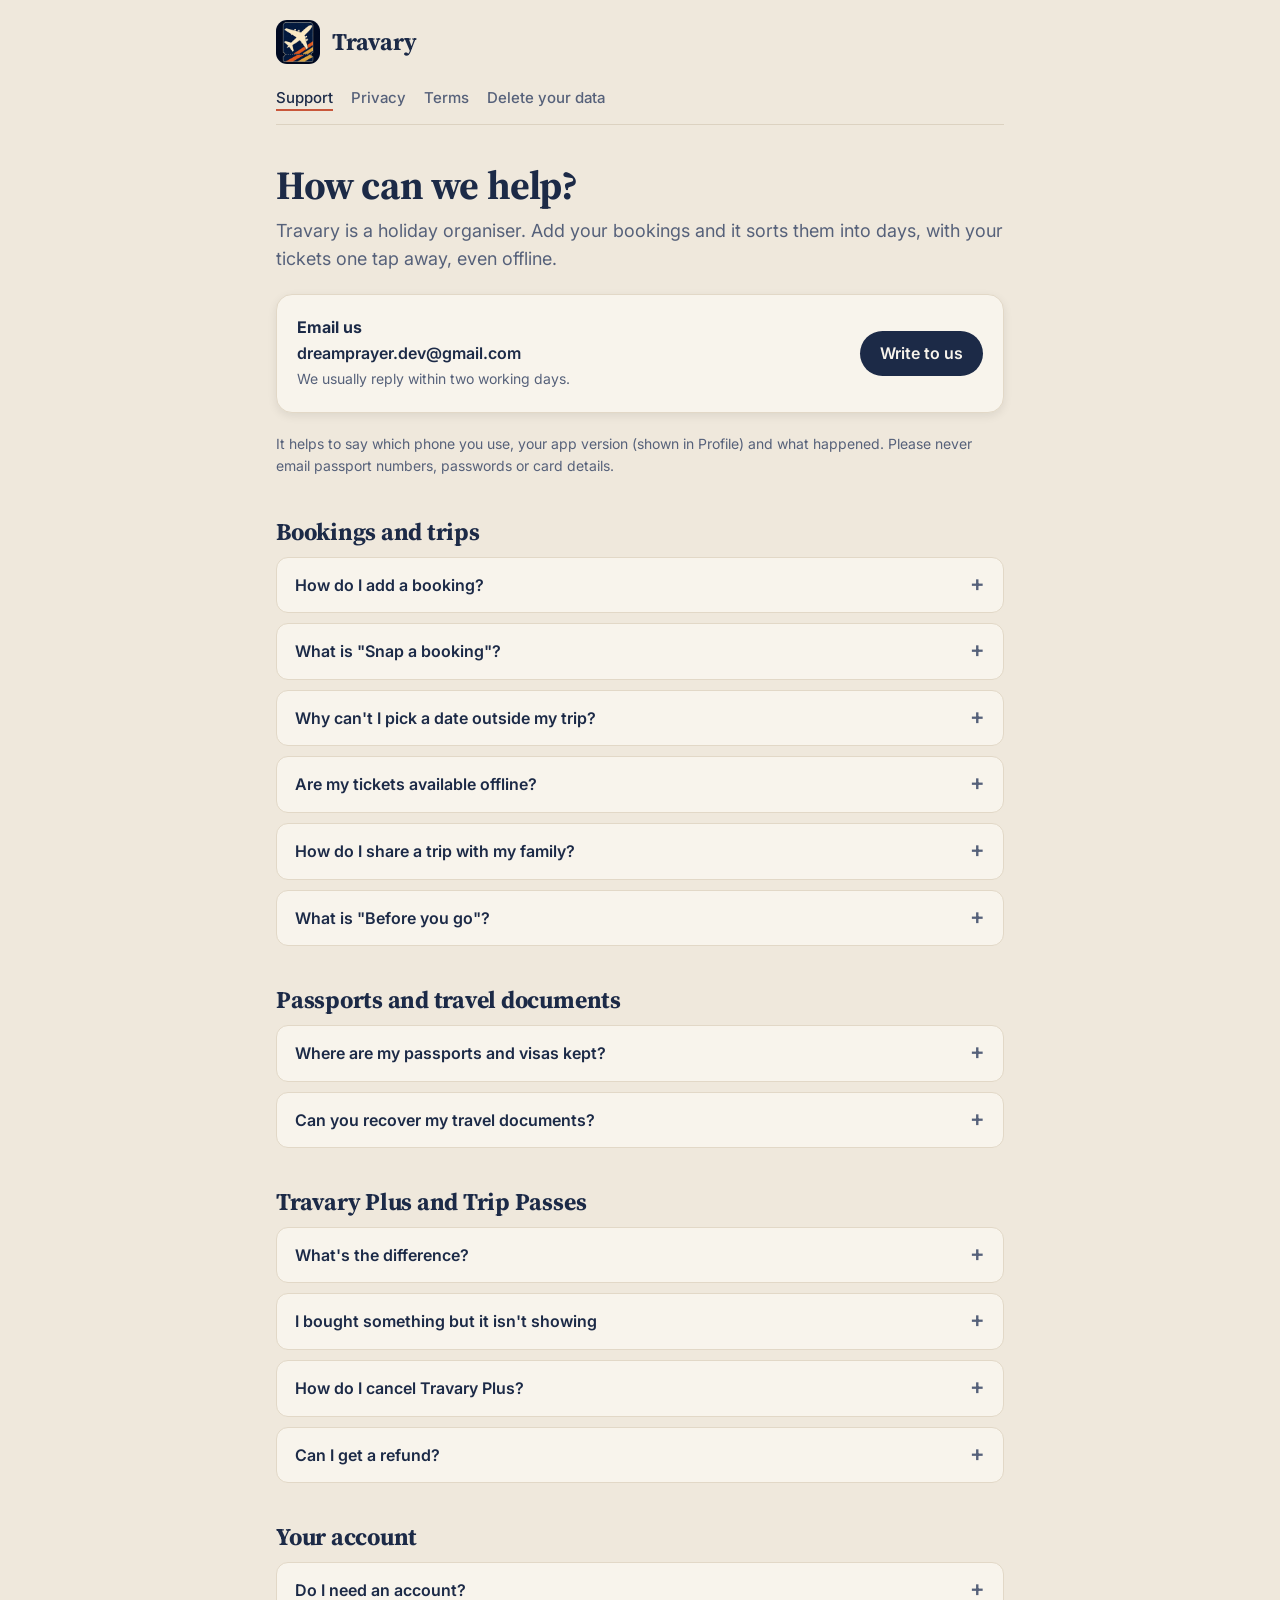
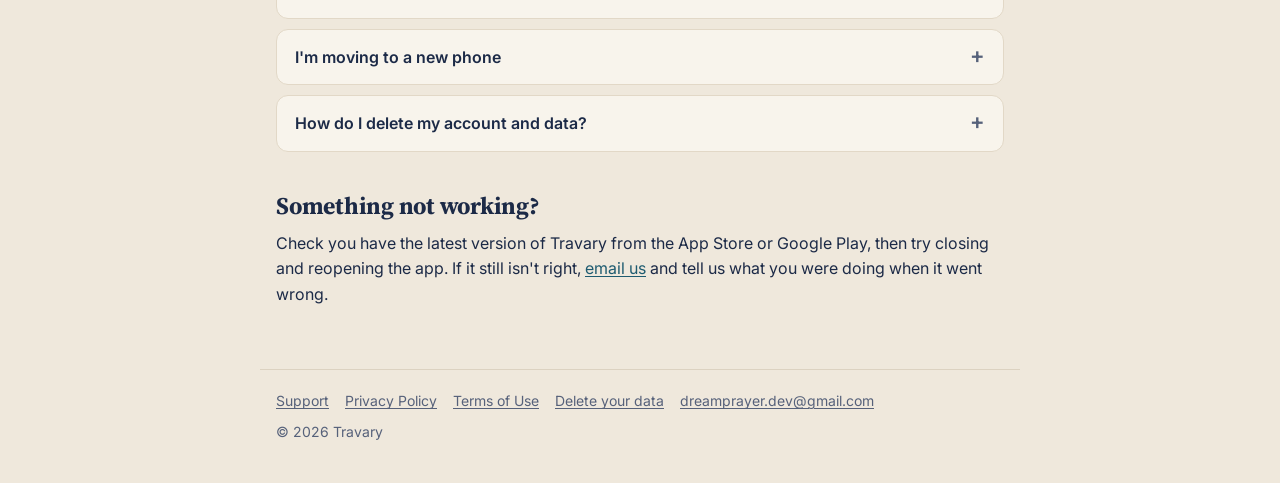
<file: index.html>
<!doctype html>
<html lang="en">
<head>
  <meta charset="utf-8">
  <meta name="viewport" content="width=device-width, initial-scale=1">
  <title>Travary Support</title>
  <meta name="description" content="Help with Travary, the holiday organiser: bookings, tickets, family sharing, Travary Plus and Trip Passes, and how to reach us.">
  <link rel="icon" type="image/png" href="assets/favicon.png">
  <link rel="apple-touch-icon" href="assets/icon-256.png">
  <link rel="preconnect" href="https://fonts.googleapis.com">
  <link rel="preconnect" href="https://fonts.gstatic.com" crossorigin>
  <link href="https://fonts.googleapis.com/css2?family=Inter:wght@400;500;600&family=Source+Serif+4:opsz,wght@8..60,600;8..60,700&display=swap" rel="stylesheet">
  <link rel="stylesheet" href="assets/style.css">
</head>
<body>
  <header class="site-header wrap">
    <a class="brand" href="./"><img src="assets/icon-256.png" alt=""><span>Travary</span></a>
    <nav class="site-nav" aria-label="Site">
      <a href="./" aria-current="page">Support</a>
      <a href="privacy.html">Privacy</a>
      <a href="terms.html">Terms</a>
      <a href="delete-account.html">Delete your data</a>
    </nav>
  </header>

  <main class="wrap">
    <h1>How can we help?</h1>
    <p class="lede">Travary is a holiday organiser. Add your bookings and it sorts them into days, with your tickets one tap away, even offline.</p>

    <section class="panel contact" aria-label="Contact">
      <div>
        <strong>Email us</strong><br>
        <span class="email">dreamprayer.dev@gmail.com</span><br>
        <span class="meta">We usually reply within two working days.</span>
      </div>
      <a class="button" href="mailto:dreamprayer.dev@gmail.com?subject=Travary%20support">Write to us</a>
    </section>
    <p class="meta">It helps to say which phone you use, your app version (shown in Profile) and what happened. Please never email passport numbers, passwords or card details.</p>

    <h2>Bookings and trips</h2>

    <details>
      <summary>How do I add a booking?</summary>
      <p>Tap <strong>+</strong> and choose what it is: a flight, a stay, tickets, a table and so on. Only a name and a date are needed; everything else is optional. Inside a trip, <strong>Add a booking</strong> does the same.</p>
      <p>Travary puts each booking into the right trip by its dates. You never have to create a trip first.</p>
    </details>

    <details>
      <summary>What is "Snap a booking"?</summary>
      <p>Smart Import reads a screenshot, photo or PDF of a confirmation and fills in the booking for you. You always check the details before anything is saved, and the file is kept as your ticket. Everyone gets 3 free Smart Imports; after that it's part of Travary Plus or a Trip Pass.</p>
    </details>

    <details>
      <summary>Why can't I pick a date outside my trip?</summary>
      <p>When a trip has dates, bookings added from it stay on those days, plus two travel days either side for early flights out and late flights home. If the booking belongs to another holiday, tap the trip name at the top of the form and choose <strong>Choose automatically</strong>. If your plans have changed, update the trip's dates in <strong>Trip details</strong> first.</p>
    </details>

    <details>
      <summary>Are my tickets available offline?</summary>
      <p>Yes. Tickets you attach are saved on your phone and open without a connection. On trips you share with family, or with Travary Plus or a Trip Pass, they're also backed up so everyone on the trip has them.</p>
    </details>

    <details>
      <summary>How do I share a trip with my family?</summary>
      <p>Open the trip and tap <strong>Invite the family</strong> under "Who's coming". You'll get a six-character code to send. They open Travary, tap <strong>Trips</strong>, then <strong>New trip</strong> and <strong>Join a trip</strong>, and enter the code. Up to 6 people can share a trip. Inviting needs Travary Plus or a Trip Pass on that trip; everyone you invite gets its features on that trip too.</p>
    </details>

    <details>
      <summary>What is "Before you go"?</summary>
      <p>A checklist on each trip for things that aren't bookings: the visa, travel insurance, the dog sitter. Give an item a "by" date if you like. Everyone on the trip sees the same list and can tick things off.</p>
    </details>

    <h2>Passports and travel documents</h2>

    <details>
      <summary>Where are my passports and visas kept?</summary>
      <p>Only on your phone, behind Face ID, your fingerprint or your passcode. They're never uploaded to our servers, never shared with your trip's family and never sent to Smart Import. You can send a copy yourself from a document's page.</p>
    </details>

    <details>
      <summary>Can you recover my travel documents?</summary>
      <p>No. Because they never leave your phone, we can't see or restore them. If you change or lose your phone, add them again on the new one.</p>
    </details>

    <h2>Travary Plus and Trip Passes</h2>

    <details>
      <summary>What's the difference?</summary>
      <p><strong>Travary Plus</strong> is a yearly subscription that unlocks Smart Import, family sharing and ticket backup on all your trips, for everyone on them.</p>
      <p>A <strong>Trip Pass</strong> is a one-off purchase that unlocks the same for one trip of up to 30 days, until a week after it ends. If you add more days to that holiday later (say, the flight home), the pass grows with it, up to 30 days.</p>
      <p>Your own bookings, tickets and travel documents are always free and never locked, whatever your plan. There's no free trial and nothing renews without you choosing Plus.</p>
    </details>

    <details>
      <summary>I bought something but it isn't showing</summary>
      <p>Go to <strong>Profile</strong>, then <strong>Restore purchases</strong> under Travary Plus. Make sure you're signed in to the same App Store or Google Play account you bought with. Still missing? Email us with the date of purchase.</p>
    </details>

    <details>
      <summary>How do I cancel Travary Plus?</summary>
      <p>Subscriptions are managed by the store you bought from:</p>
      <ul>
        <li><strong>iPhone:</strong> Settings, your name, then Subscriptions, or <a href="https://apps.apple.com/account/subscriptions">apps.apple.com/account/subscriptions</a>.</li>
        <li><strong>Android:</strong> Google Play, your profile, Payments and subscriptions, or <a href="https://play.google.com/store/account/subscriptions">play.google.com/store/account/subscriptions</a>.</li>
      </ul>
      <p>Plus stays on until the end of the year you've paid for. Deleting the app doesn't cancel a subscription.</p>
    </details>

    <details>
      <summary>Can I get a refund?</summary>
      <p>Refunds are handled by Apple or Google, not by us. On iPhone, request one at <a href="https://reportaproblem.apple.com">reportaproblem.apple.com</a>. On Android, see <a href="https://support.google.com/googleplay/answer/2479637">Google Play's refund help</a>.</p>
    </details>

    <h2>Your account</h2>

    <details>
      <summary>Do I need an account?</summary>
      <p>No. Travary starts as a guest straight away. Signing in with Apple or Google (Profile) keeps your trips safe if you change phones, and is the only way to bring them to a new phone.</p>
    </details>

    <details>
      <summary>I'm moving to a new phone</summary>
      <p>On your old phone, open <strong>Profile</strong> and choose <strong>Continue with Apple</strong> or <strong>Continue with Google</strong>. On the new phone, sign in the same way and your trips and bookings come with you. Tickets on shared or Plus trips are backed up; travel documents stay on the old phone, so add them again.</p>
    </details>

    <details>
      <summary>How do I delete my account and data?</summary>
      <p>See <a href="delete-account.html">Delete your data</a> for the steps, in the app or by email.</p>
    </details>

    <h2>Something not working?</h2>
    <p>Check you have the latest version of Travary from the App Store or Google Play, then try closing and reopening the app. If it still isn't right, <a href="mailto:dreamprayer.dev@gmail.com?subject=Travary%20problem">email us</a> and tell us what you were doing when it went wrong.</p>
  </main>

  <footer class="wrap">
    <div class="links">
      <a href="./">Support</a>
      <a href="privacy.html">Privacy Policy</a>
      <a href="terms.html">Terms of Use</a>
      <a href="delete-account.html">Delete your data</a>
      <a href="mailto:dreamprayer.dev@gmail.com">dreamprayer.dev@gmail.com</a>
    </div>
    <div>© 2026 Travary</div>
  </footer>
</body>
</html>
</file>
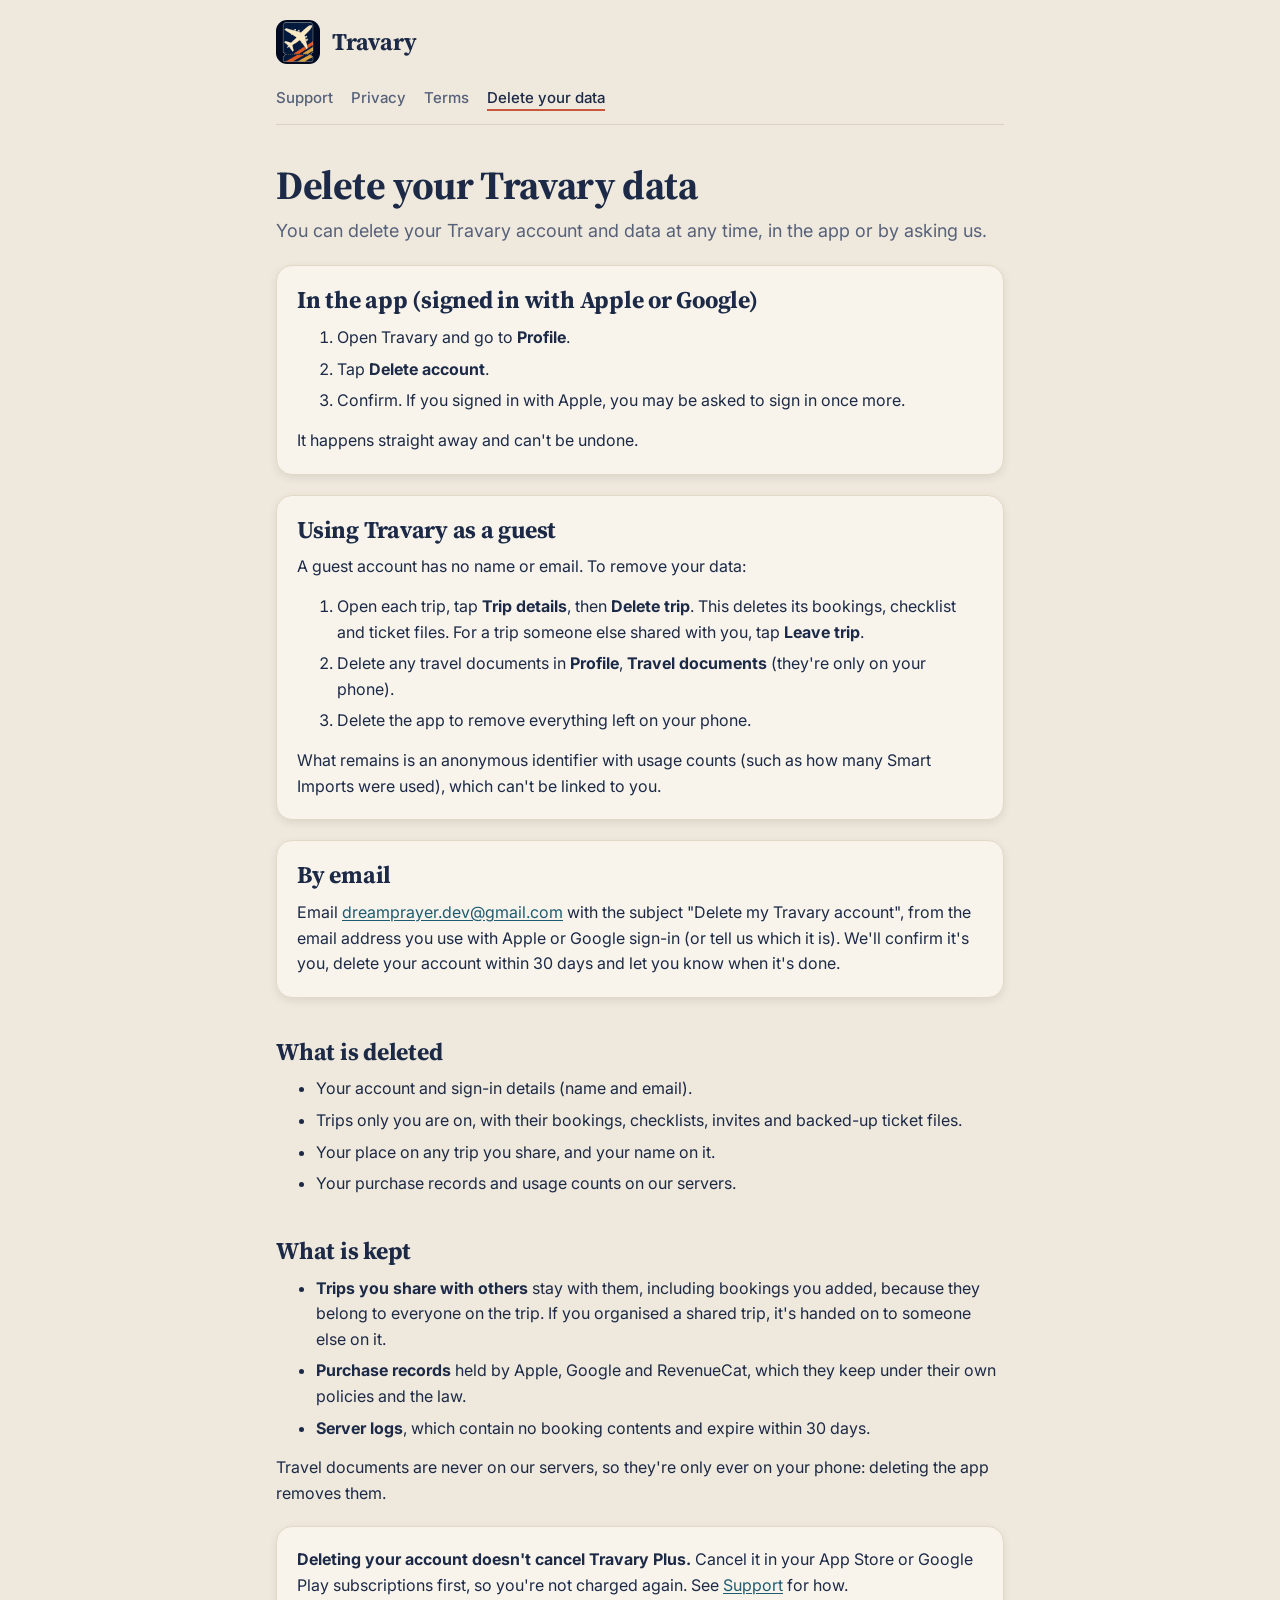
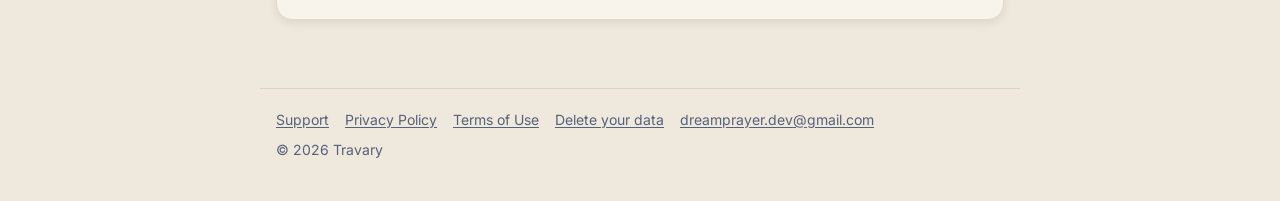
<file: delete-account.html>
<!doctype html>
<html lang="en">
<head>
  <meta charset="utf-8">
  <meta name="viewport" content="width=device-width, initial-scale=1">
  <title>Delete Your Travary Data</title>
  <meta name="description" content="How to delete your Travary account and data, in the app or by email, and what is deleted.">
  <link rel="icon" type="image/png" href="assets/favicon.png">
  <link rel="apple-touch-icon" href="assets/icon-256.png">
  <link rel="preconnect" href="https://fonts.googleapis.com">
  <link rel="preconnect" href="https://fonts.gstatic.com" crossorigin>
  <link href="https://fonts.googleapis.com/css2?family=Inter:wght@400;500;600&family=Source+Serif+4:opsz,wght@8..60,600;8..60,700&display=swap" rel="stylesheet">
  <link rel="stylesheet" href="assets/style.css">
</head>
<body>
  <header class="site-header wrap">
    <a class="brand" href="./"><img src="assets/icon-256.png" alt=""><span>Travary</span></a>
    <nav class="site-nav" aria-label="Site">
      <a href="./">Support</a>
      <a href="privacy.html">Privacy</a>
      <a href="terms.html">Terms</a>
      <a href="delete-account.html" aria-current="page">Delete your data</a>
    </nav>
  </header>

  <main class="wrap">
    <h1>Delete your Travary data</h1>
    <p class="lede">You can delete your Travary account and data at any time, in the app or by asking us.</p>

    <section class="panel">
      <h2>In the app (signed in with Apple or Google)</h2>
      <ol>
        <li>Open Travary and go to <strong>Profile</strong>.</li>
        <li>Tap <strong>Delete account</strong>.</li>
        <li>Confirm. If you signed in with Apple, you may be asked to sign in once more.</li>
      </ol>
      <p>It happens straight away and can't be undone.</p>
    </section>

    <section class="panel">
      <h2>Using Travary as a guest</h2>
      <p>A guest account has no name or email. To remove your data:</p>
      <ol>
        <li>Open each trip, tap <strong>Trip details</strong>, then <strong>Delete trip</strong>. This deletes its bookings, checklist and ticket files. For a trip someone else shared with you, tap <strong>Leave trip</strong>.</li>
        <li>Delete any travel documents in <strong>Profile</strong>, <strong>Travel documents</strong> (they're only on your phone).</li>
        <li>Delete the app to remove everything left on your phone.</li>
      </ol>
      <p>What remains is an anonymous identifier with usage counts (such as how many Smart Imports were used), which can't be linked to you.</p>
    </section>

    <section class="panel">
      <h2>By email</h2>
      <p>Email <a href="mailto:dreamprayer.dev@gmail.com?subject=Delete%20my%20Travary%20account">dreamprayer.dev@gmail.com</a> with the subject "Delete my Travary account", from the email address you use with Apple or Google sign-in (or tell us which it is). We'll confirm it's you, delete your account within 30 days and let you know when it's done.</p>
    </section>

    <h2>What is deleted</h2>
    <ul>
      <li>Your account and sign-in details (name and email).</li>
      <li>Trips only you are on, with their bookings, checklists, invites and backed-up ticket files.</li>
      <li>Your place on any trip you share, and your name on it.</li>
      <li>Your purchase records and usage counts on our servers.</li>
    </ul>

    <h2>What is kept</h2>
    <ul>
      <li><strong>Trips you share with others</strong> stay with them, including bookings you added, because they belong to everyone on the trip. If you organised a shared trip, it's handed on to someone else on it.</li>
      <li><strong>Purchase records</strong> held by Apple, Google and RevenueCat, which they keep under their own policies and the law.</li>
      <li><strong>Server logs</strong>, which contain no booking contents and expire within 30 days.</li>
    </ul>
    <p>Travel documents are never on our servers, so they're only ever on your phone: deleting the app removes them.</p>

    <section class="panel">
      <p><strong>Deleting your account doesn't cancel Travary Plus.</strong> Cancel it in your App Store or Google Play subscriptions first, so you're not charged again. See <a href="./">Support</a> for how.</p>
    </section>
  </main>

  <footer class="wrap">
    <div class="links">
      <a href="./">Support</a>
      <a href="privacy.html">Privacy Policy</a>
      <a href="terms.html">Terms of Use</a>
      <a href="delete-account.html">Delete your data</a>
      <a href="mailto:dreamprayer.dev@gmail.com">dreamprayer.dev@gmail.com</a>
    </div>
    <div>© 2026 Travary</div>
  </footer>
</body>
</html>
</file>
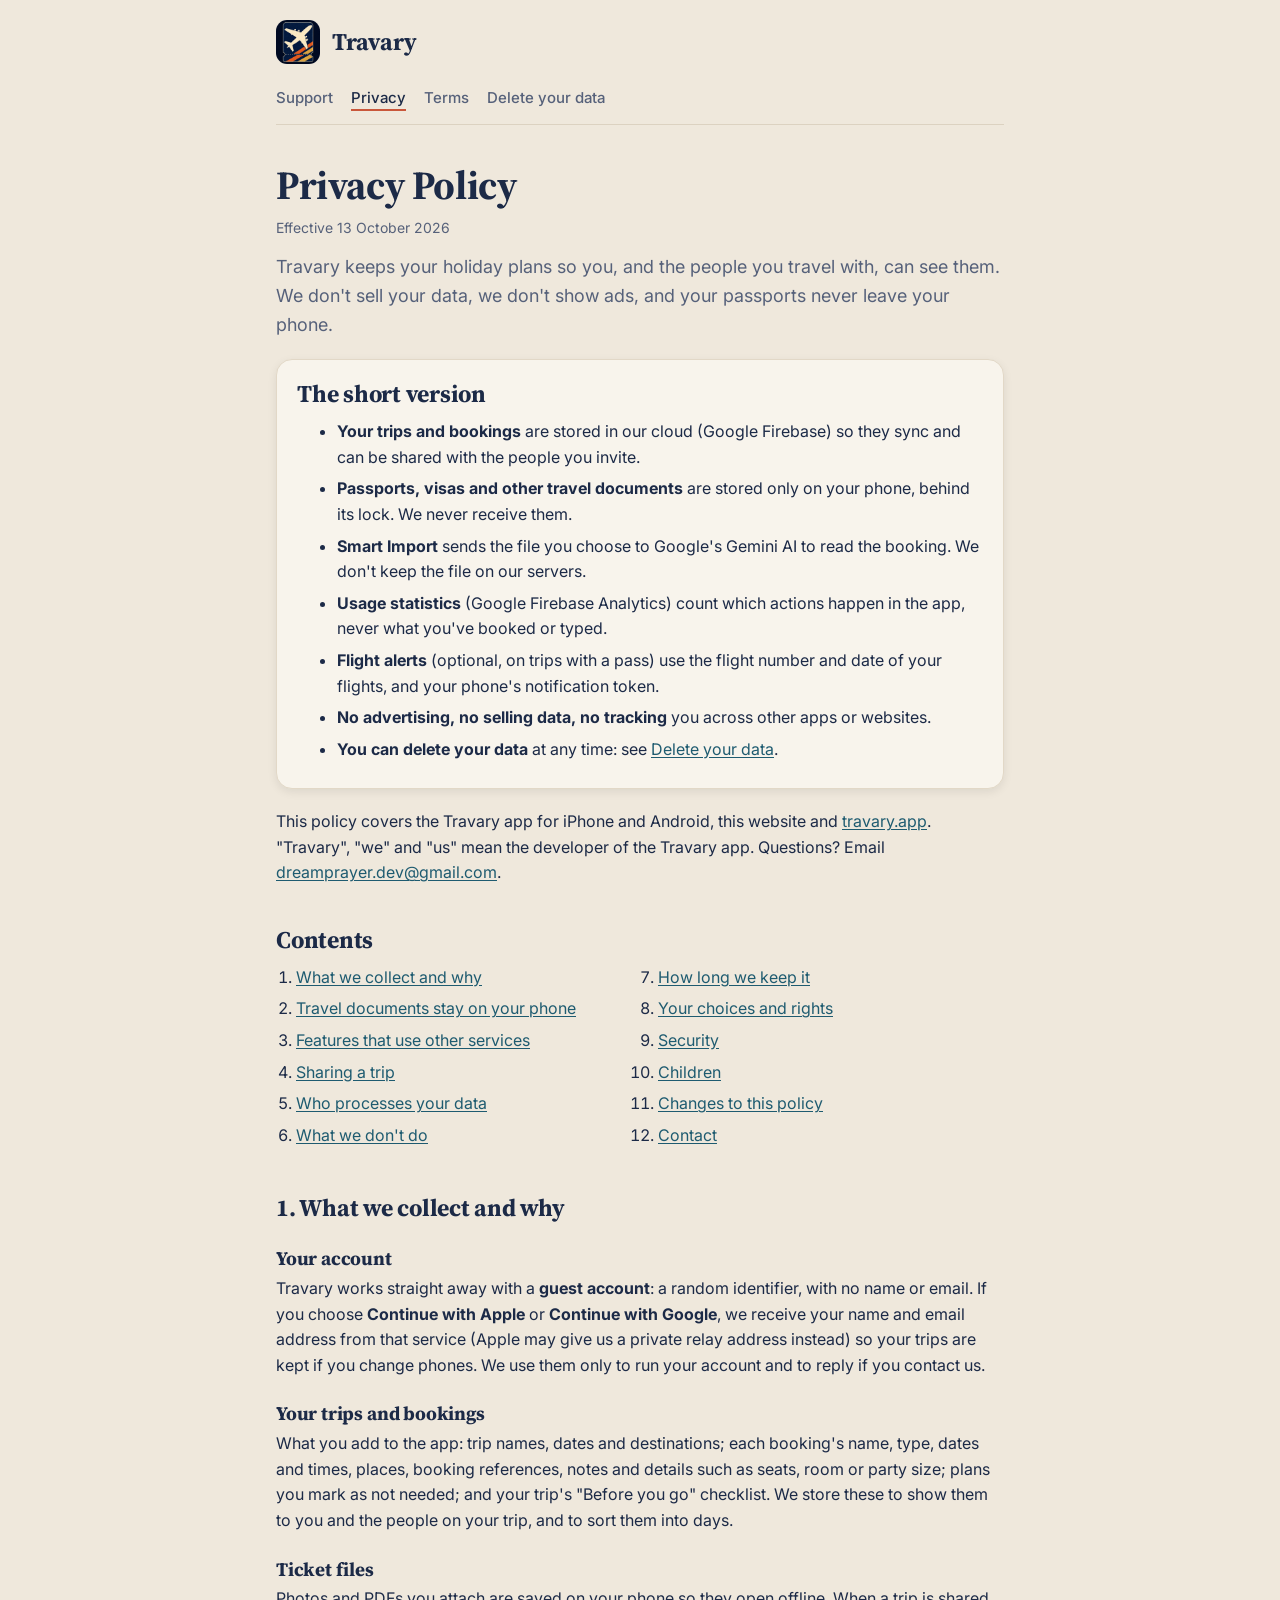
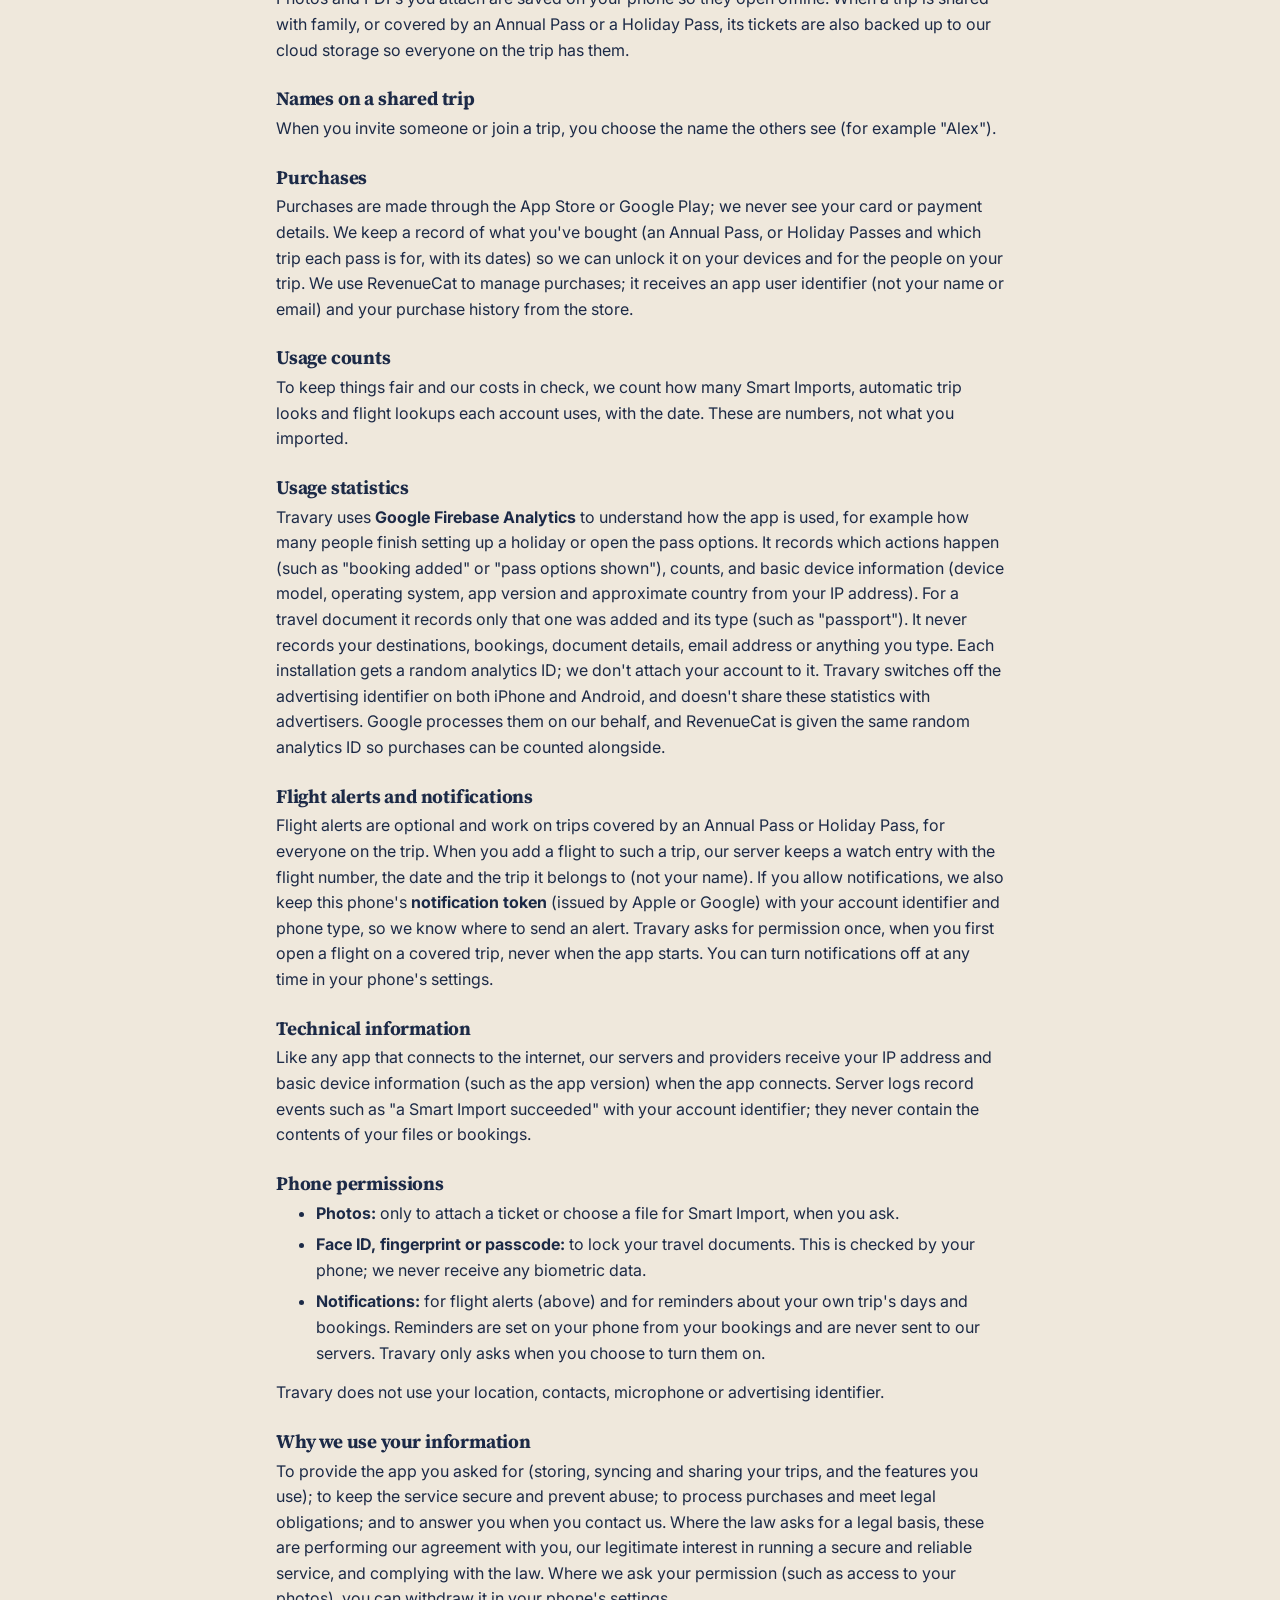
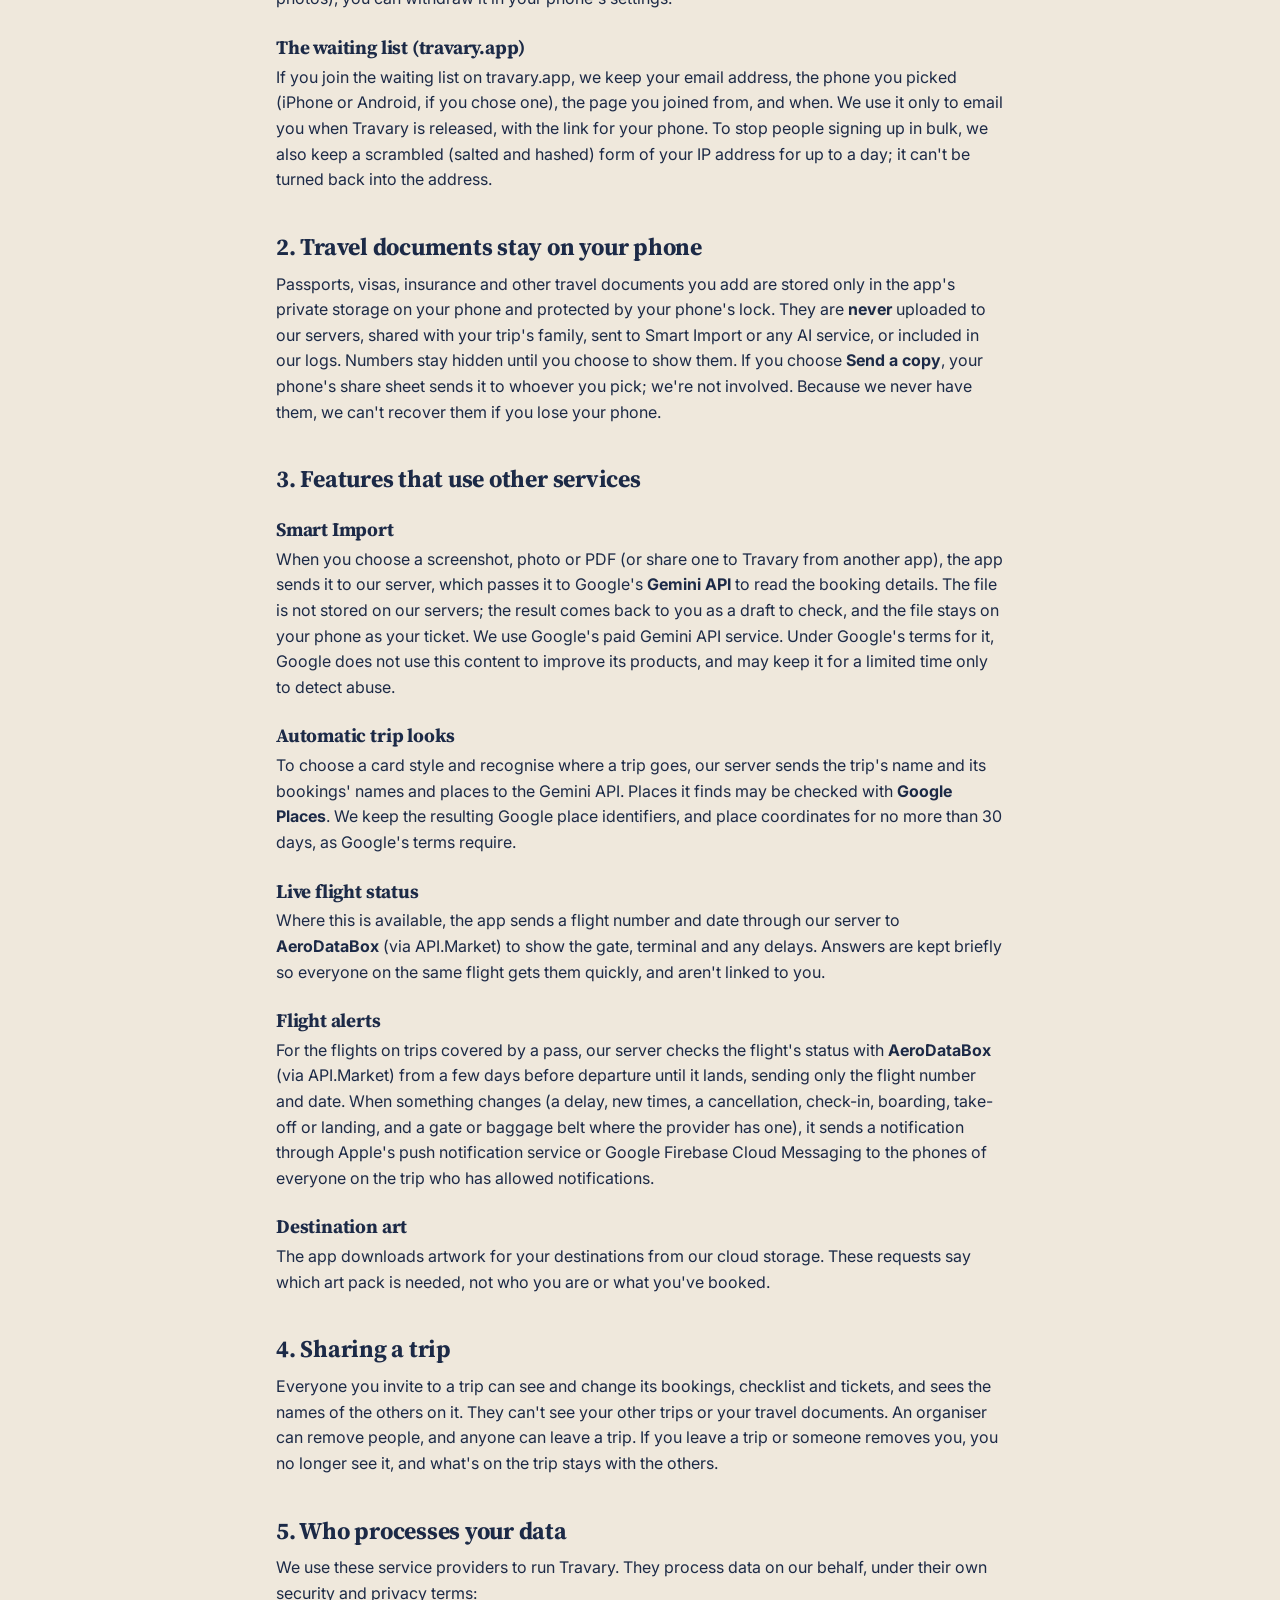
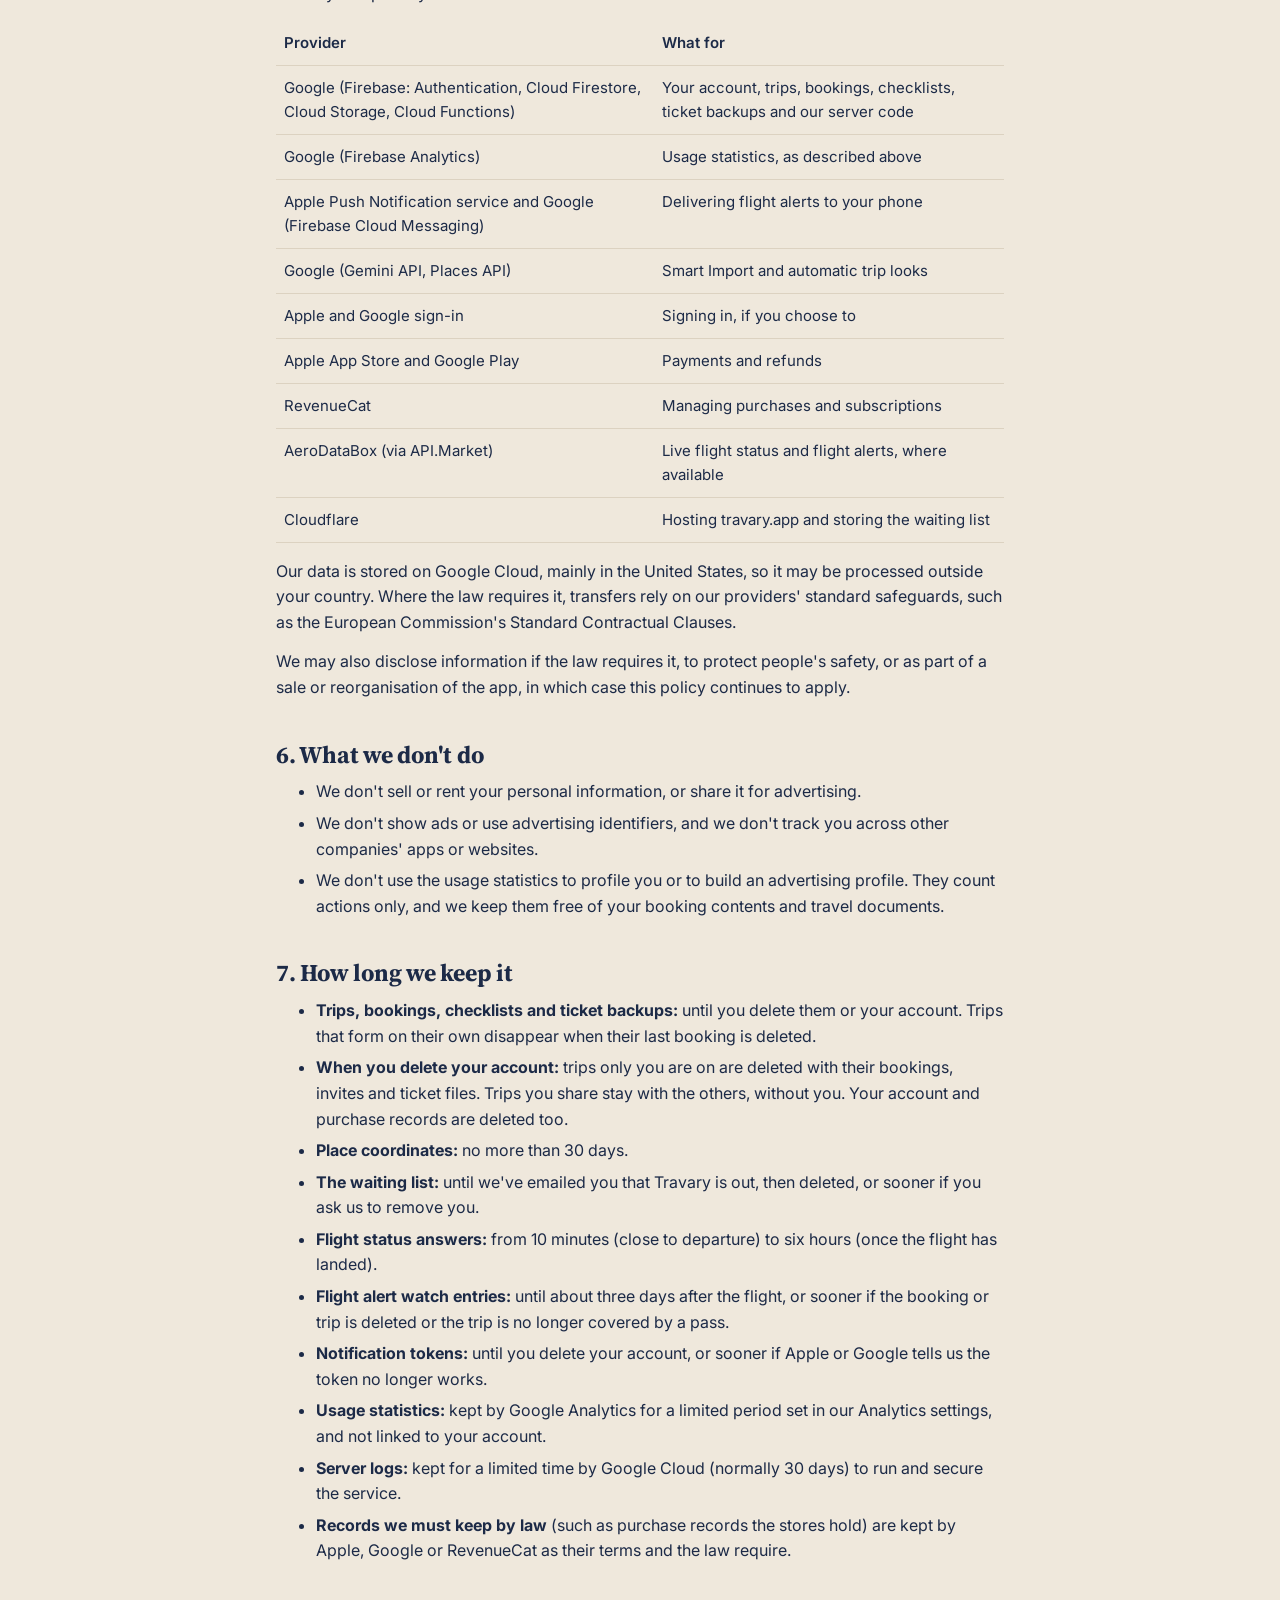
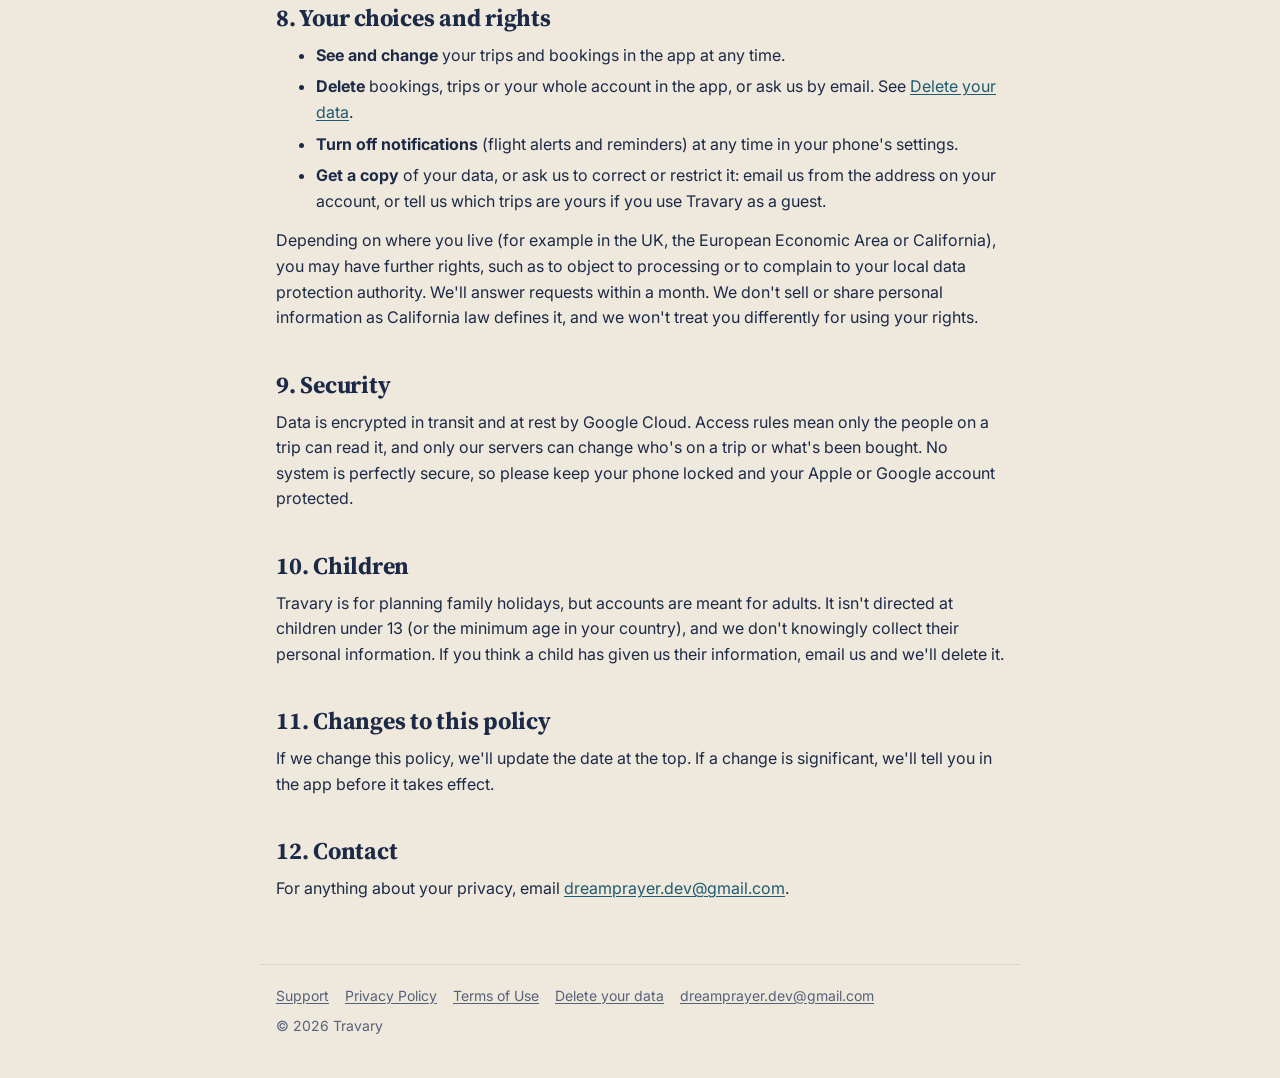
<file: privacy.html>
<!doctype html>
<html lang="en">
<head>
  <meta charset="utf-8">
  <meta name="viewport" content="width=device-width, initial-scale=1">
  <title>Travary Privacy Policy</title>
  <meta name="description" content="What Travary collects, why, who it's shared with, how long it's kept and your choices.">
  <link rel="icon" type="image/png" href="assets/favicon.png">
  <link rel="apple-touch-icon" href="assets/icon-256.png">
  <link rel="preconnect" href="https://fonts.googleapis.com">
  <link rel="preconnect" href="https://fonts.gstatic.com" crossorigin>
  <link href="https://fonts.googleapis.com/css2?family=Inter:wght@400;500;600&family=Source+Serif+4:opsz,wght@8..60,600;8..60,700&display=swap" rel="stylesheet">
  <link rel="stylesheet" href="assets/style.css">
</head>
<body>
  <header class="site-header wrap">
    <a class="brand" href="./"><img src="assets/icon-256.png" alt=""><span>Travary</span></a>
    <nav class="site-nav" aria-label="Site">
      <a href="./">Support</a>
      <a href="privacy.html" aria-current="page">Privacy</a>
      <a href="terms.html">Terms</a>
      <a href="delete-account.html">Delete your data</a>
    </nav>
  </header>

  <main class="wrap">
    <h1>Privacy Policy</h1>
    <p class="meta">Effective 13 October 2026</p>
    <p class="lede">Travary keeps your holiday plans so you, and the people you travel with, can see them. We don't sell your data, we don't show ads, and your passports never leave your phone.</p>

    <section class="panel">
      <h2>The short version</h2>
      <ul>
        <li><strong>Your trips and bookings</strong> are stored in our cloud (Google Firebase) so they sync and can be shared with the people you invite.</li>
        <li><strong>Passports, visas and other travel documents</strong> are stored only on your phone, behind its lock. We never receive them.</li>
        <li><strong>Smart Import</strong> sends the file you choose to Google's Gemini AI to read the booking. We don't keep the file on our servers.</li>
        <li><strong>Usage statistics</strong> (Google Firebase Analytics) count which actions happen in the app, never what you've booked or typed.</li>
        <li><strong>Flight alerts</strong> (optional, on trips with a pass) use the flight number and date of your flights, and your phone's notification token.</li>
        <li><strong>No advertising, no selling data, no tracking</strong> you across other apps or websites.</li>
        <li><strong>You can delete your data</strong> at any time: see <a href="delete-account.html">Delete your data</a>.</li>
      </ul>
    </section>

    <p>This policy covers the Travary app for iPhone and Android, this website and <a href="https://travary.app">travary.app</a>. "Travary", "we" and "us" mean the developer of the Travary app. Questions? Email <a href="mailto:dreamprayer.dev@gmail.com">dreamprayer.dev@gmail.com</a>.</p>

    <h2>Contents</h2>
    <ol class="toc">
      <li><a href="#collect">What we collect and why</a></li>
      <li><a href="#documents">Travel documents stay on your phone</a></li>
      <li><a href="#features">Features that use other services</a></li>
      <li><a href="#sharing">Sharing a trip</a></li>
      <li><a href="#providers">Who processes your data</a></li>
      <li><a href="#dont">What we don't do</a></li>
      <li><a href="#retention">How long we keep it</a></li>
      <li><a href="#rights">Your choices and rights</a></li>
      <li><a href="#security">Security</a></li>
      <li><a href="#children">Children</a></li>
      <li><a href="#changes">Changes to this policy</a></li>
      <li><a href="#contact">Contact</a></li>
    </ol>

    <h2 id="collect">1. What we collect and why</h2>

    <h3>Your account</h3>
    <p>Travary works straight away with a <strong>guest account</strong>: a random identifier, with no name or email. If you choose <strong>Continue with Apple</strong> or <strong>Continue with Google</strong>, we receive your name and email address from that service (Apple may give us a private relay address instead) so your trips are kept if you change phones. We use them only to run your account and to reply if you contact us.</p>

    <h3>Your trips and bookings</h3>
    <p>What you add to the app: trip names, dates and destinations; each booking's name, type, dates and times, places, booking references, notes and details such as seats, room or party size; plans you mark as not needed; and your trip's "Before you go" checklist. We store these to show them to you and the people on your trip, and to sort them into days.</p>

    <h3>Ticket files</h3>
    <p>Photos and PDFs you attach are saved on your phone so they open offline. When a trip is shared with family, or covered by an Annual Pass or a Holiday Pass, its tickets are also backed up to our cloud storage so everyone on the trip has them.</p>

    <h3>Names on a shared trip</h3>
    <p>When you invite someone or join a trip, you choose the name the others see (for example "Alex").</p>

    <h3>Purchases</h3>
    <p>Purchases are made through the App Store or Google Play; we never see your card or payment details. We keep a record of what you've bought (an Annual Pass, or Holiday Passes and which trip each pass is for, with its dates) so we can unlock it on your devices and for the people on your trip. We use RevenueCat to manage purchases; it receives an app user identifier (not your name or email) and your purchase history from the store.</p>

    <h3>Usage counts</h3>
    <p>To keep things fair and our costs in check, we count how many Smart Imports, automatic trip looks and flight lookups each account uses, with the date. These are numbers, not what you imported.</p>

    <h3>Usage statistics</h3>
    <p>Travary uses <strong>Google Firebase Analytics</strong> to understand how the app is used, for example how many people finish setting up a holiday or open the pass options. It records which actions happen (such as "booking added" or "pass options shown"), counts, and basic device information (device model, operating system, app version and approximate country from your IP address). For a travel document it records only that one was added and its type (such as "passport"). It never records your destinations, bookings, document details, email address or anything you type. Each installation gets a random analytics ID; we don't attach your account to it. Travary switches off the advertising identifier on both iPhone and Android, and doesn't share these statistics with advertisers. Google processes them on our behalf, and RevenueCat is given the same random analytics ID so purchases can be counted alongside.</p>

    <h3>Flight alerts and notifications</h3>
    <p>Flight alerts are optional and work on trips covered by an Annual Pass or Holiday Pass, for everyone on the trip. When you add a flight to such a trip, our server keeps a watch entry with the flight number, the date and the trip it belongs to (not your name). If you allow notifications, we also keep this phone's <strong>notification token</strong> (issued by Apple or Google) with your account identifier and phone type, so we know where to send an alert. Travary asks for permission once, when you first open a flight on a covered trip, never when the app starts. You can turn notifications off at any time in your phone's settings.</p>

    <h3>Technical information</h3>
    <p>Like any app that connects to the internet, our servers and providers receive your IP address and basic device information (such as the app version) when the app connects. Server logs record events such as "a Smart Import succeeded" with your account identifier; they never contain the contents of your files or bookings.</p>

    <h3>Phone permissions</h3>
    <ul>
      <li><strong>Photos:</strong> only to attach a ticket or choose a file for Smart Import, when you ask.</li>
      <li><strong>Face ID, fingerprint or passcode:</strong> to lock your travel documents. This is checked by your phone; we never receive any biometric data.</li>
      <li><strong>Notifications:</strong> for flight alerts (above) and for reminders about your own trip's days and bookings. Reminders are set on your phone from your bookings and are never sent to our servers. Travary only asks when you choose to turn them on.</li>
    </ul>
    <p>Travary does not use your location, contacts, microphone or advertising identifier.</p>

    <h3>Why we use your information</h3>
    <p>To provide the app you asked for (storing, syncing and sharing your trips, and the features you use); to keep the service secure and prevent abuse; to process purchases and meet legal obligations; and to answer you when you contact us. Where the law asks for a legal basis, these are performing our agreement with you, our legitimate interest in running a secure and reliable service, and complying with the law. Where we ask your permission (such as access to your photos), you can withdraw it in your phone's settings.</p>

    <h3>The waiting list (travary.app)</h3>
    <p>If you join the waiting list on travary.app, we keep your email address, the phone you picked (iPhone or Android, if you chose one), the page you joined from, and when. We use it only to email you when Travary is released, with the link for your phone. To stop people signing up in bulk, we also keep a scrambled (salted and hashed) form of your IP address for up to a day; it can't be turned back into the address.</p>

    <h2 id="documents">2. Travel documents stay on your phone</h2>
    <p>Passports, visas, insurance and other travel documents you add are stored only in the app's private storage on your phone and protected by your phone's lock. They are <strong>never</strong> uploaded to our servers, shared with your trip's family, sent to Smart Import or any AI service, or included in our logs. Numbers stay hidden until you choose to show them. If you choose <strong>Send a copy</strong>, your phone's share sheet sends it to whoever you pick; we're not involved. Because we never have them, we can't recover them if you lose your phone.</p>

    <h2 id="features">3. Features that use other services</h2>

    <h3>Smart Import</h3>
    <p>When you choose a screenshot, photo or PDF (or share one to Travary from another app), the app sends it to our server, which passes it to Google's <strong>Gemini API</strong> to read the booking details. The file is not stored on our servers; the result comes back to you as a draft to check, and the file stays on your phone as your ticket. We use Google's paid Gemini API service. Under Google's terms for it, Google does not use this content to improve its products, and may keep it for a limited time only to detect abuse.</p>

    <h3>Automatic trip looks</h3>
    <p>To choose a card style and recognise where a trip goes, our server sends the trip's name and its bookings' names and places to the Gemini API. Places it finds may be checked with <strong>Google Places</strong>. We keep the resulting Google place identifiers, and place coordinates for no more than 30 days, as Google's terms require.</p>

    <h3>Live flight status</h3>
    <p>Where this is available, the app sends a flight number and date through our server to <strong>AeroDataBox</strong> (via API.Market) to show the gate, terminal and any delays. Answers are kept briefly so everyone on the same flight gets them quickly, and aren't linked to you.</p>

    <h3>Flight alerts</h3>
    <p>For the flights on trips covered by a pass, our server checks the flight's status with <strong>AeroDataBox</strong> (via API.Market) from a few days before departure until it lands, sending only the flight number and date. When something changes (a delay, new times, a cancellation, check-in, boarding, take-off or landing, and a gate or baggage belt where the provider has one), it sends a notification through Apple's push notification service or Google Firebase Cloud Messaging to the phones of everyone on the trip who has allowed notifications.</p>

    <h3>Destination art</h3>
    <p>The app downloads artwork for your destinations from our cloud storage. These requests say which art pack is needed, not who you are or what you've booked.</p>

    <h2 id="sharing">4. Sharing a trip</h2>
    <p>Everyone you invite to a trip can see and change its bookings, checklist and tickets, and sees the names of the others on it. They can't see your other trips or your travel documents. An organiser can remove people, and anyone can leave a trip. If you leave a trip or someone removes you, you no longer see it, and what's on the trip stays with the others.</p>

    <h2 id="providers">5. Who processes your data</h2>
    <p>We use these service providers to run Travary. They process data on our behalf, under their own security and privacy terms:</p>
    <div class="table-scroll">
      <table>
        <thead><tr><th>Provider</th><th>What for</th></tr></thead>
        <tbody>
          <tr><td>Google (Firebase: Authentication, Cloud Firestore, Cloud Storage, Cloud Functions)</td><td>Your account, trips, bookings, checklists, ticket backups and our server code</td></tr>
          <tr><td>Google (Firebase Analytics)</td><td>Usage statistics, as described above</td></tr>
          <tr><td>Apple Push Notification service and Google (Firebase Cloud Messaging)</td><td>Delivering flight alerts to your phone</td></tr>
          <tr><td>Google (Gemini API, Places API)</td><td>Smart Import and automatic trip looks</td></tr>
          <tr><td>Apple and Google sign-in</td><td>Signing in, if you choose to</td></tr>
          <tr><td>Apple App Store and Google Play</td><td>Payments and refunds</td></tr>
          <tr><td>RevenueCat</td><td>Managing purchases and subscriptions</td></tr>
          <tr><td>AeroDataBox (via API.Market)</td><td>Live flight status and flight alerts, where available</td></tr>
          <tr><td>Cloudflare</td><td>Hosting travary.app and storing the waiting list</td></tr>
        </tbody>
      </table>
    </div>
    <p>Our data is stored on Google Cloud, mainly in the United States, so it may be processed outside your country. Where the law requires it, transfers rely on our providers' standard safeguards, such as the European Commission's Standard Contractual Clauses.</p>
    <p>We may also disclose information if the law requires it, to protect people's safety, or as part of a sale or reorganisation of the app, in which case this policy continues to apply.</p>

    <h2 id="dont">6. What we don't do</h2>
    <ul>
      <li>We don't sell or rent your personal information, or share it for advertising.</li>
      <li>We don't show ads or use advertising identifiers, and we don't track you across other companies' apps or websites.</li>
      <li>We don't use the usage statistics to profile you or to build an advertising profile. They count actions only, and we keep them free of your booking contents and travel documents.</li>
    </ul>

    <h2 id="retention">7. How long we keep it</h2>
    <ul>
      <li><strong>Trips, bookings, checklists and ticket backups:</strong> until you delete them or your account. Trips that form on their own disappear when their last booking is deleted.</li>
      <li><strong>When you delete your account:</strong> trips only you are on are deleted with their bookings, invites and ticket files. Trips you share stay with the others, without you. Your account and purchase records are deleted too.</li>
      <li><strong>Place coordinates:</strong> no more than 30 days.</li>
      <li><strong>The waiting list:</strong> until we've emailed you that Travary is out, then deleted, or sooner if you ask us to remove you.</li>
      <li><strong>Flight status answers:</strong> from 10 minutes (close to departure) to six hours (once the flight has landed).</li>
      <li><strong>Flight alert watch entries:</strong> until about three days after the flight, or sooner if the booking or trip is deleted or the trip is no longer covered by a pass.</li>
      <li><strong>Notification tokens:</strong> until you delete your account, or sooner if Apple or Google tells us the token no longer works.</li>
      <li><strong>Usage statistics:</strong> kept by Google Analytics for a limited period set in our Analytics settings, and not linked to your account.</li>
      <li><strong>Server logs:</strong> kept for a limited time by Google Cloud (normally 30 days) to run and secure the service.</li>
      <li><strong>Records we must keep by law</strong> (such as purchase records the stores hold) are kept by Apple, Google or RevenueCat as their terms and the law require.</li>
    </ul>

    <h2 id="rights">8. Your choices and rights</h2>
    <ul>
      <li><strong>See and change</strong> your trips and bookings in the app at any time.</li>
      <li><strong>Delete</strong> bookings, trips or your whole account in the app, or ask us by email. See <a href="delete-account.html">Delete your data</a>.</li>
      <li><strong>Turn off notifications</strong> (flight alerts and reminders) at any time in your phone's settings.</li>
      <li><strong>Get a copy</strong> of your data, or ask us to correct or restrict it: email us from the address on your account, or tell us which trips are yours if you use Travary as a guest.</li>
    </ul>
    <p>Depending on where you live (for example in the UK, the European Economic Area or California), you may have further rights, such as to object to processing or to complain to your local data protection authority. We'll answer requests within a month. We don't sell or share personal information as California law defines it, and we won't treat you differently for using your rights.</p>

    <h2 id="security">9. Security</h2>
    <p>Data is encrypted in transit and at rest by Google Cloud. Access rules mean only the people on a trip can read it, and only our servers can change who's on a trip or what's been bought. No system is perfectly secure, so please keep your phone locked and your Apple or Google account protected.</p>

    <h2 id="children">10. Children</h2>
    <p>Travary is for planning family holidays, but accounts are meant for adults. It isn't directed at children under 13 (or the minimum age in your country), and we don't knowingly collect their personal information. If you think a child has given us their information, email us and we'll delete it.</p>

    <h2 id="changes">11. Changes to this policy</h2>
    <p>If we change this policy, we'll update the date at the top. If a change is significant, we'll tell you in the app before it takes effect.</p>

    <h2 id="contact">12. Contact</h2>
    <p>For anything about your privacy, email <a href="mailto:dreamprayer.dev@gmail.com?subject=Travary%20privacy">dreamprayer.dev@gmail.com</a>.</p>
  </main>

  <footer class="wrap">
    <div class="links">
      <a href="./">Support</a>
      <a href="privacy.html">Privacy Policy</a>
      <a href="terms.html">Terms of Use</a>
      <a href="delete-account.html">Delete your data</a>
      <a href="mailto:dreamprayer.dev@gmail.com">dreamprayer.dev@gmail.com</a>
    </div>
    <div>© 2026 Travary</div>
  </footer>
</body>
</html>
</file>
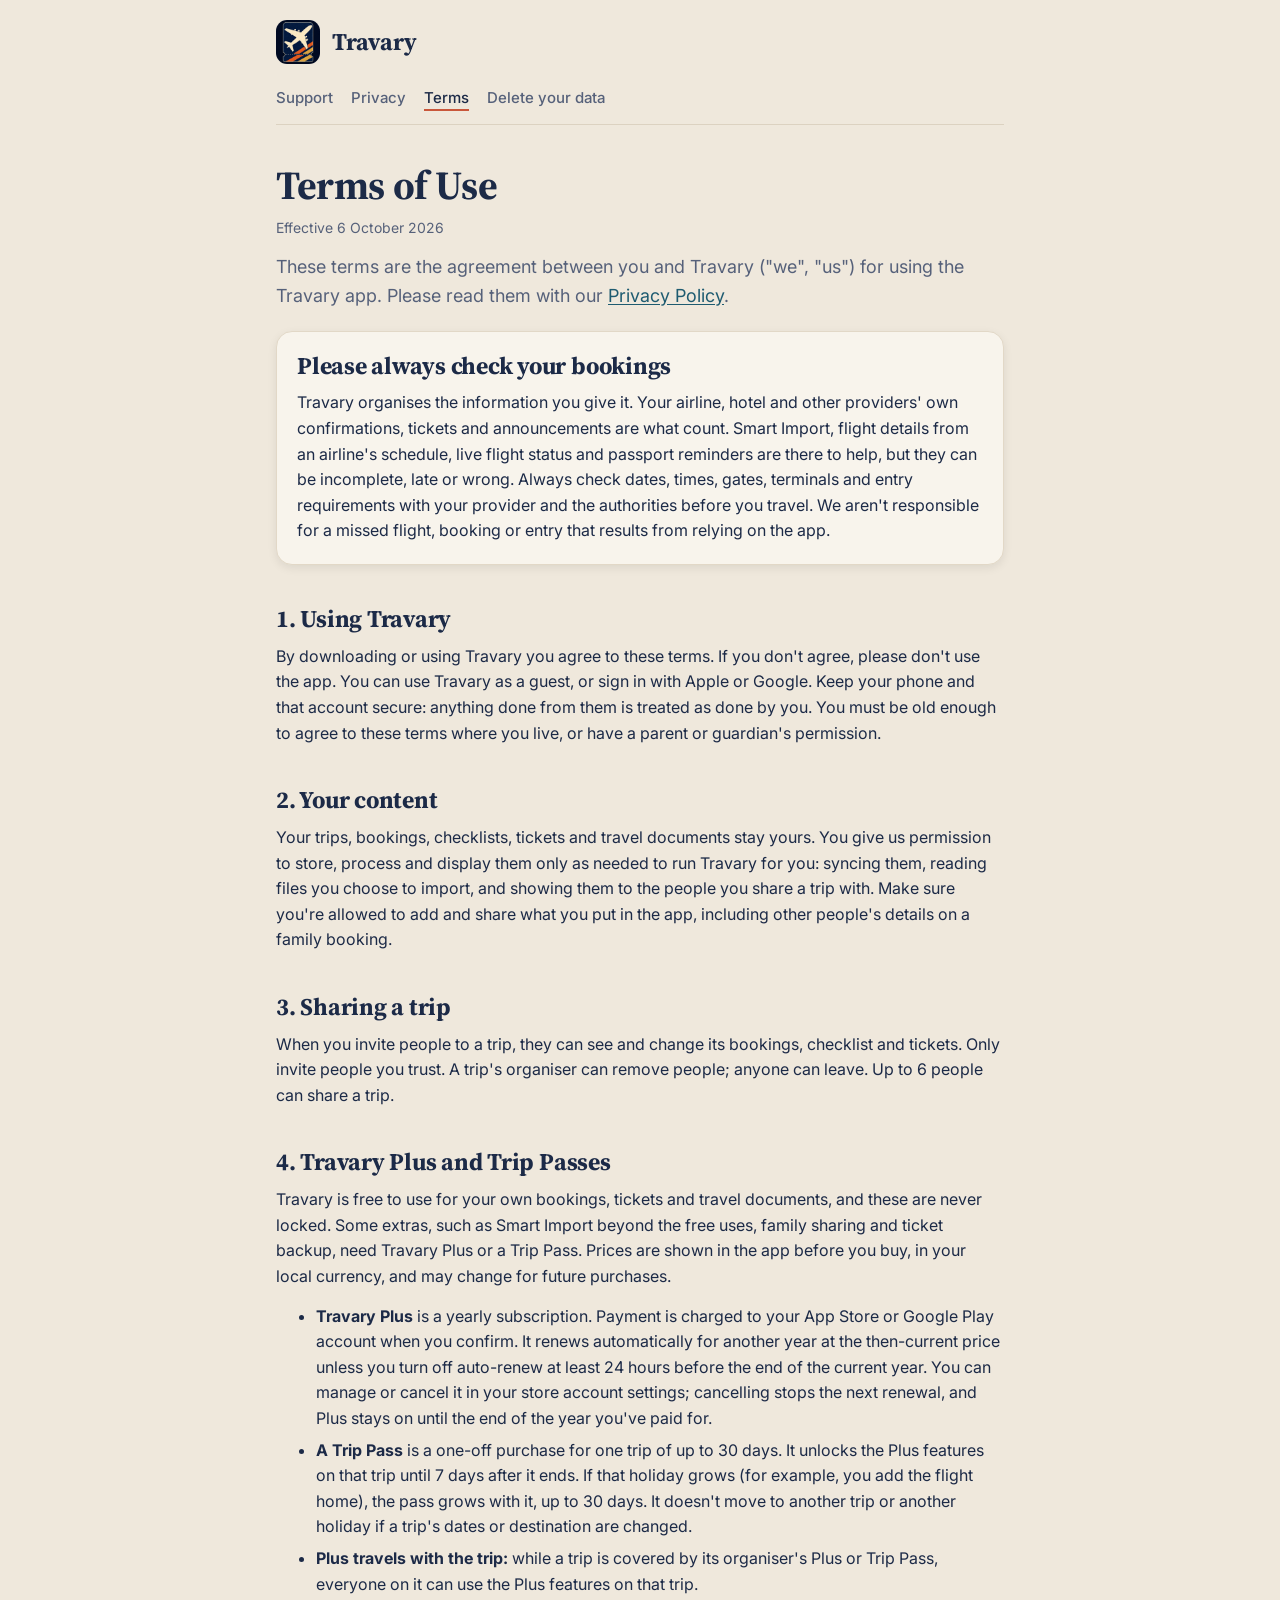
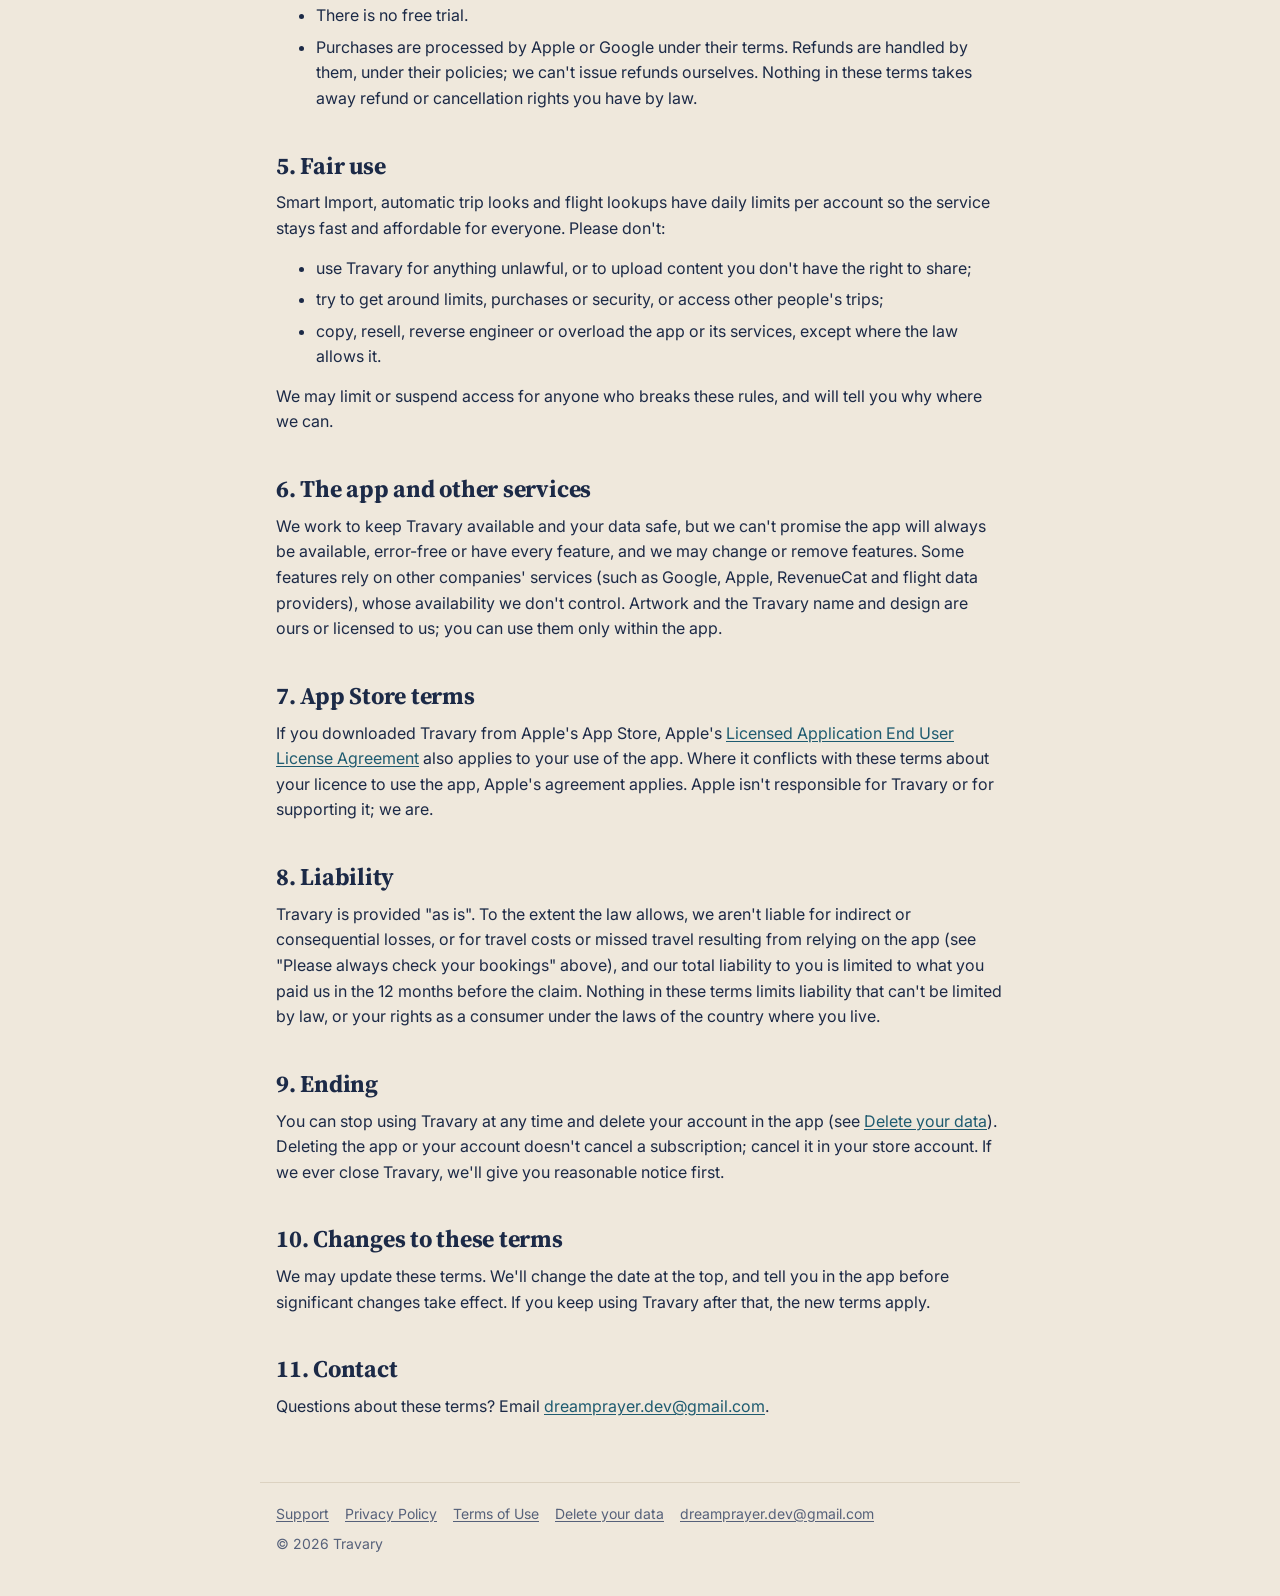
<file: terms.html>
<!doctype html>
<html lang="en">
<head>
  <meta charset="utf-8">
  <meta name="viewport" content="width=device-width, initial-scale=1">
  <title>Travary Terms of Use</title>
  <meta name="description" content="The terms for using Travary, including Travary Plus subscriptions and Trip Passes.">
  <link rel="icon" type="image/png" href="assets/favicon.png">
  <link rel="apple-touch-icon" href="assets/icon-256.png">
  <link rel="preconnect" href="https://fonts.googleapis.com">
  <link rel="preconnect" href="https://fonts.gstatic.com" crossorigin>
  <link href="https://fonts.googleapis.com/css2?family=Inter:wght@400;500;600&family=Source+Serif+4:opsz,wght@8..60,600;8..60,700&display=swap" rel="stylesheet">
  <link rel="stylesheet" href="assets/style.css">
</head>
<body>
  <header class="site-header wrap">
    <a class="brand" href="./"><img src="assets/icon-256.png" alt=""><span>Travary</span></a>
    <nav class="site-nav" aria-label="Site">
      <a href="./">Support</a>
      <a href="privacy.html">Privacy</a>
      <a href="terms.html" aria-current="page">Terms</a>
      <a href="delete-account.html">Delete your data</a>
    </nav>
  </header>

  <main class="wrap">
    <h1>Terms of Use</h1>
    <p class="meta">Effective 6 October 2026</p>
    <p class="lede">These terms are the agreement between you and Travary ("we", "us") for using the Travary app. Please read them with our <a href="privacy.html">Privacy Policy</a>.</p>

    <section class="panel">
      <h2>Please always check your bookings</h2>
      <p>Travary organises the information you give it. Your airline, hotel and other providers' own confirmations, tickets and announcements are what count. Smart Import, flight details from an airline's schedule, live flight status and passport reminders are there to help, but they can be incomplete, late or wrong. Always check dates, times, gates, terminals and entry requirements with your provider and the authorities before you travel. We aren't responsible for a missed flight, booking or entry that results from relying on the app.</p>
    </section>

    <h2>1. Using Travary</h2>
    <p>By downloading or using Travary you agree to these terms. If you don't agree, please don't use the app. You can use Travary as a guest, or sign in with Apple or Google. Keep your phone and that account secure: anything done from them is treated as done by you. You must be old enough to agree to these terms where you live, or have a parent or guardian's permission.</p>

    <h2>2. Your content</h2>
    <p>Your trips, bookings, checklists, tickets and travel documents stay yours. You give us permission to store, process and display them only as needed to run Travary for you: syncing them, reading files you choose to import, and showing them to the people you share a trip with. Make sure you're allowed to add and share what you put in the app, including other people's details on a family booking.</p>

    <h2>3. Sharing a trip</h2>
    <p>When you invite people to a trip, they can see and change its bookings, checklist and tickets. Only invite people you trust. A trip's organiser can remove people; anyone can leave. Up to 6 people can share a trip.</p>

    <h2>4. Travary Plus and Trip Passes</h2>
    <p>Travary is free to use for your own bookings, tickets and travel documents, and these are never locked. Some extras, such as Smart Import beyond the free uses, family sharing and ticket backup, need Travary Plus or a Trip Pass. Prices are shown in the app before you buy, in your local currency, and may change for future purchases.</p>
    <ul>
      <li><strong>Travary Plus</strong> is a yearly subscription. Payment is charged to your App Store or Google Play account when you confirm. It renews automatically for another year at the then-current price unless you turn off auto-renew at least 24 hours before the end of the current year. You can manage or cancel it in your store account settings; cancelling stops the next renewal, and Plus stays on until the end of the year you've paid for.</li>
      <li><strong>A Trip Pass</strong> is a one-off purchase for one trip of up to 30 days. It unlocks the Plus features on that trip until 7 days after it ends. If that holiday grows (for example, you add the flight home), the pass grows with it, up to 30 days. It doesn't move to another trip or another holiday if a trip's dates or destination are changed.</li>
      <li><strong>Plus travels with the trip:</strong> while a trip is covered by its organiser's Plus or Trip Pass, everyone on it can use the Plus features on that trip.</li>
      <li>There is no free trial.</li>
      <li>Purchases are processed by Apple or Google under their terms. Refunds are handled by them, under their policies; we can't issue refunds ourselves. Nothing in these terms takes away refund or cancellation rights you have by law.</li>
    </ul>

    <h2>5. Fair use</h2>
    <p>Smart Import, automatic trip looks and flight lookups have daily limits per account so the service stays fast and affordable for everyone. Please don't:</p>
    <ul>
      <li>use Travary for anything unlawful, or to upload content you don't have the right to share;</li>
      <li>try to get around limits, purchases or security, or access other people's trips;</li>
      <li>copy, resell, reverse engineer or overload the app or its services, except where the law allows it.</li>
    </ul>
    <p>We may limit or suspend access for anyone who breaks these rules, and will tell you why where we can.</p>

    <h2>6. The app and other services</h2>
    <p>We work to keep Travary available and your data safe, but we can't promise the app will always be available, error-free or have every feature, and we may change or remove features. Some features rely on other companies' services (such as Google, Apple, RevenueCat and flight data providers), whose availability we don't control. Artwork and the Travary name and design are ours or licensed to us; you can use them only within the app.</p>

    <h2>7. App Store terms</h2>
    <p>If you downloaded Travary from Apple's App Store, Apple's <a href="https://www.apple.com/legal/internet-services/itunes/dev/stdeula/">Licensed Application End User License Agreement</a> also applies to your use of the app. Where it conflicts with these terms about your licence to use the app, Apple's agreement applies. Apple isn't responsible for Travary or for supporting it; we are.</p>

    <h2>8. Liability</h2>
    <p>Travary is provided "as is". To the extent the law allows, we aren't liable for indirect or consequential losses, or for travel costs or missed travel resulting from relying on the app (see "Please always check your bookings" above), and our total liability to you is limited to what you paid us in the 12 months before the claim. Nothing in these terms limits liability that can't be limited by law, or your rights as a consumer under the laws of the country where you live.</p>

    <h2>9. Ending</h2>
    <p>You can stop using Travary at any time and delete your account in the app (see <a href="delete-account.html">Delete your data</a>). Deleting the app or your account doesn't cancel a subscription; cancel it in your store account. If we ever close Travary, we'll give you reasonable notice first.</p>

    <h2>10. Changes to these terms</h2>
    <p>We may update these terms. We'll change the date at the top, and tell you in the app before significant changes take effect. If you keep using Travary after that, the new terms apply.</p>

    <h2>11. Contact</h2>
    <p>Questions about these terms? Email <a href="mailto:dreamprayer.dev@gmail.com?subject=Travary%20terms">dreamprayer.dev@gmail.com</a>.</p>
  </main>

  <footer class="wrap">
    <div class="links">
      <a href="./">Support</a>
      <a href="privacy.html">Privacy Policy</a>
      <a href="terms.html">Terms of Use</a>
      <a href="delete-account.html">Delete your data</a>
      <a href="mailto:dreamprayer.dev@gmail.com">dreamprayer.dev@gmail.com</a>
    </div>
    <div>© 2026 Travary</div>
  </footer>
</body>
</html>
</file>
<file: assets/style.css>
/* Travary support site: the app's linen, paper and navy ink. */
:root {
  --linen: #efe8dc;
  --paper: #f8f4ec;
  --paper-edge: #e2d8c7;
  --ink: #1c2a47;
  --ink-soft: #56617a;
  --line: #dcd2c1;
  --coral: #c9573b;
  --teal: #1e5b70;
  --shadow: 0 3px 10px rgba(0, 0, 0, 0.08);
}

@media (prefers-color-scheme: dark) {
  :root {
    --linen: #0f1a2e;
    --paper: #172440;
    --paper-edge: #24345a;
    --ink: #f3ece0;
    --ink-soft: #b9c0cf;
    --line: #2b3b60;
    --coral: #f08b6e;
    --teal: #7cc3d6;
    --shadow: none;
  }
}

* {
  box-sizing: border-box;
}

html {
  -webkit-text-size-adjust: 100%;
}

body {
  margin: 0;
  background: var(--linen);
  color: var(--ink);
  font: 16px/1.6 'Inter', system-ui, -apple-system, 'Segoe UI', Roboto, sans-serif;
}

a {
  color: var(--teal);
  text-underline-offset: 2px;
}

a:hover {
  color: var(--coral);
}

.wrap {
  max-width: 760px;
  margin: 0 auto;
  padding: 0 16px;
}

/* Header */
.site-header {
  padding-block: 20px 8px;
}

.brand {
  display: inline-flex;
  align-items: center;
  gap: 12px;
  color: var(--ink);
  text-decoration: none;
}

.brand img {
  width: 44px;
  height: 44px;
  border-radius: 11px;
}

.brand span {
  font-family: 'Source Serif 4', Georgia, serif;
  font-weight: 700;
  font-size: 24px;
  letter-spacing: -0.01em;
}

nav.site-nav {
  display: flex;
  flex-wrap: wrap;
  gap: 4px 18px;
  margin-top: 14px;
  padding-bottom: 14px;
  border-bottom: 1px solid var(--line);
  font-size: 15px;
}

nav.site-nav a {
  color: var(--ink-soft);
  text-decoration: none;
  font-weight: 500;
}

nav.site-nav a[aria-current='page'] {
  color: var(--ink);
  text-decoration: underline;
  text-decoration-color: var(--coral);
  text-decoration-thickness: 2px;
  text-underline-offset: 6px;
}

/* Content */
main.wrap {
  padding-block: 28px 48px;
}

h1,
h2,
h3 {
  font-family: 'Source Serif 4', Georgia, serif;
  line-height: 1.2;
  letter-spacing: -0.01em;
}

h1 {
  font-size: clamp(30px, 6vw, 40px);
  margin: 0 0 8px;
}

h2 {
  font-size: 24px;
  margin: 40px 0 10px;
}

h3 {
  font-size: 19px;
  margin: 24px 0 6px;
}

p,
ul,
ol {
  margin: 0 0 14px;
}

li {
  margin-bottom: 6px;
}

.lede {
  font-size: 18px;
  color: var(--ink-soft);
  margin-bottom: 20px;
}

.meta {
  font-size: 14px;
  color: var(--ink-soft);
}

.panel {
  background: var(--paper);
  border: 1px solid var(--paper-edge);
  border-radius: 16px;
  box-shadow: var(--shadow);
  padding: 20px;
  margin: 20px 0;
}

.panel > :last-child {
  margin-bottom: 0;
}

.panel h2:first-child,
.panel h3:first-child {
  margin-top: 0;
}

.contact {
  display: flex;
  flex-wrap: wrap;
  align-items: center;
  justify-content: space-between;
  gap: 12px;
}

.button {
  display: inline-block;
  background: var(--ink);
  color: var(--paper);
  border-radius: 999px;
  padding: 10px 20px;
  font-weight: 600;
  text-decoration: none;
  white-space: nowrap;
}

.button:hover {
  color: var(--paper);
  opacity: 0.9;
}

.email {
  font-weight: 600;
  overflow-wrap: anywhere;
}

/* FAQ */
details {
  background: var(--paper);
  border: 1px solid var(--paper-edge);
  border-radius: 12px;
  margin: 10px 0;
  padding: 0 18px;
}

summary {
  cursor: pointer;
  font-weight: 600;
  padding: 14px 0;
  list-style: none;
  display: flex;
  justify-content: space-between;
  align-items: baseline;
  gap: 12px;
}

summary::-webkit-details-marker {
  display: none;
}

summary::after {
  content: '+';
  font-size: 22px;
  line-height: 1;
  color: var(--ink-soft);
}

details[open] summary::after {
  content: '\2212';
}

details[open] summary {
  border-bottom: 1px solid var(--line);
  margin-bottom: 12px;
}

details > :last-child {
  margin-bottom: 16px;
}

.toc {
  columns: 2 220px;
  padding-left: 20px;
}

.toc li {
  break-inside: avoid;
}

table {
  width: 100%;
  border-collapse: collapse;
  margin: 0 0 16px;
  font-size: 15px;
}

th,
td {
  text-align: left;
  vertical-align: top;
  padding: 10px 8px;
  border-bottom: 1px solid var(--line);
}

th {
  font-weight: 600;
}

.table-scroll {
  overflow-x: auto;
}

/* Footer */
footer.wrap {
  border-top: 1px solid var(--line);
  padding-block: 20px 40px;
  font-size: 14px;
  color: var(--ink-soft);
}

footer a {
  color: var(--ink-soft);
}

footer .links {
  display: flex;
  flex-wrap: wrap;
  gap: 4px 16px;
  margin-bottom: 8px;
}
</file>
